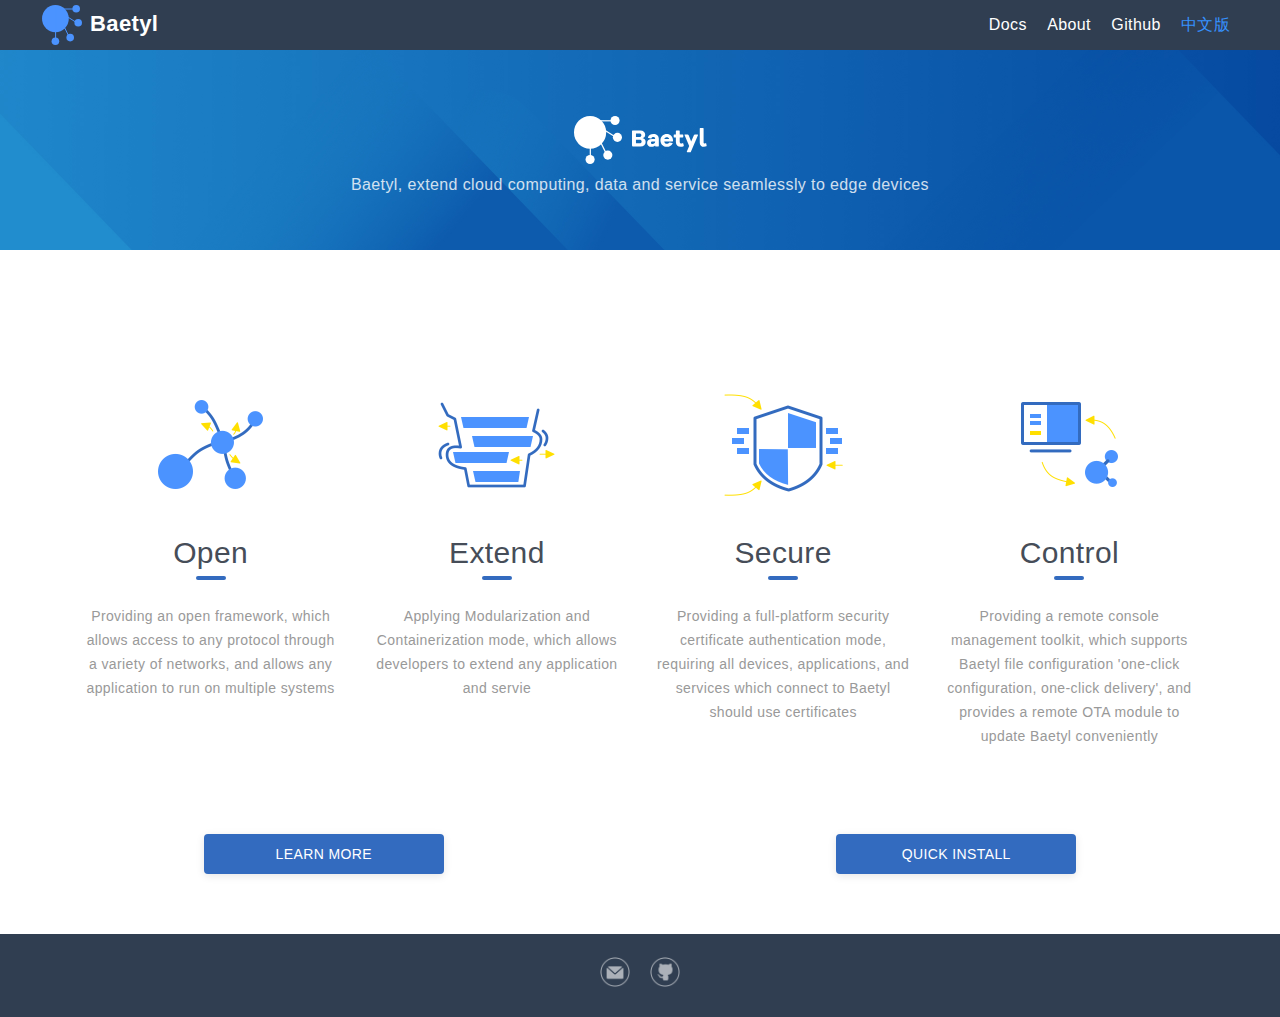
<file: index.html>
<!DOCTYPE html>
<html lang="en">
  <head>
  <meta charset="utf-8">
  <link rel="shortcut icon" type="image/x-icon" href="/favicon.ico"/>
  <link rel="apple-touch-icon" sizes="180x180" href="/assets/favicons/apple-touch-icon.png">
  <link rel="mask-icon" href="/assets/favicons/safari-pinned-tab.svg" color="#5bbad5">
  <meta http-equiv="X-UA-Compatible" content="IE=edge">
  <meta name="viewport" content="width=device-width, initial-scale=1">

  <title>Baetyl</title>

  <meta name="description" content="">
  <meta content="Matt Cone and contributors" name=author>
  <meta name="twitter:card" content="summary" />
  <meta property="og:type" content="website" />
  <meta property="og:url" content="https://baetyl.io//" />
  <meta property="og:title" content="Baetyl" />
  <meta property="og:description" content="" />
  <meta property="og:image" content="https://www.markdownguide.org/assets/images/markdown-guide-og.jpg" />

  <meta name="HandheldFriendly" content="True">
  <meta name="MobileOptimized" content="320">

  <link rel="stylesheet" href="/assets/css/bootstrap.min.css">
  <link rel="stylesheet" href="/assets/css/bootstrap-toc.min.css">
  <link rel="stylesheet" href="/assets/css/github-gist.css">
  <link rel="stylesheet" href="/assets/css/normalize.min.css">
  <link rel="stylesheet" href="/assets/css/ghostdown.min.css">
  <link rel="stylesheet" href="/assets/css/common.css">

  
  <link href="/assets/css/home.css" rel="stylesheet">
  

  <link rel="canonical" href="https://baetyl.io//">


  <script src="/assets/scripts/jquery.min.js"></script>
  <script src="/assets/javascript/bootstrap.bundle.min.js"></script>
  <script src="/assets/javascript/bootstrap-toc.min.js"></script>
  <script defer src="/assets/javascript/solid.min.js"></script>
  <script defer src="/assets/javascript/fontawesome.min.js"></script>

  <script src="/assets/scripts/ghostdown.min.js"></script>
  <script src="/assets/scripts/common.js"></script>

</head>

  <body>
    <header class="header">
  <div class="container-fluid">
      <div class="row">
          <div class="col-sm-2">
              <a href="/zh/" class="logo"></a>
              <span>Baetyl</span>
          </div>
          <div class="locale pull-right">
              <ul>
                  <li class="locale-btn">
                      <a style="color: #3692ff">中文版</a>
                  </li>
              </ul>
          </div>
          <div class="nav pull-right">
              <ul>
                  <li class="">
                      <a href="https://docs.baetyl.io/en/latest/">Docs</a>
                  </li>
                  
                  <li class="">
                      <a href="/about-en">About</a>
                  </li>
                  <li>
                      <a href="https://github.com/baetyl/baetyl" target="_blank">Github</a>
                  </li>
              </ul>
          </div>
      </div>
  </div>
</header>


    <div class="container-fluid content-wrapper">
    <div class="home-banner row">
        <i class="logo"></i>
        <h1>Baetyl, extend cloud computing, data and service seamlessly to edge devices</h1>
    </div>
    <div class="home-features row">
        <div class="col-lg-3 feature">
            <i class="icon icon-open"></i>
            <h3>Open</h3>
            <p>
                Providing an open framework, which allows access to any protocol through a variety of networks, and allows any application to run on multiple systems
            </p>
        </div>
        <div class="col-lg-3 feature">
            <i class="icon icon-extend"></i>
            <h3>Extend</h3>
            <p>
                Applying Modularization and Containerization mode, which allows developers to extend any application and servie
            </p>
        </div>
        <div class="col-lg-3 feature">
            <i class="icon icon-safe"></i>
            <h3>Secure</h3>
            <p>
                Providing a full-platform security certificate authentication mode, requiring all devices, applications, and services which connect to Baetyl should use certificates
            </p>
        </div>
        <div class="col-lg-3 feature">
            <i class="icon icon-control"></i>
            <h3>Control</h3>
            <p>
                Providing a remote console management toolkit, which supports Baetyl file configuration 'one-click configuration, one-click delivery', and provides a remote OTA module to update Baetyl conveniently
            </p>
        </div>
    </div>
    <div class="home-operations row">
        <div class="col-lg-6">
            <a href="https://docs.baetyl.io/en/latest/" class="btn btn-primary">LEARN MORE</a>
        </div>
        <div class="col-lg-6">
            <a href="https://docs.baetyl.io/en/latest/install/Quick-Install.html" class="btn btn-primary">QUICK INSTALL</a>
        </div>
    </div>
</div>

    <footer class="footer">
  <div class="container-fluid">
      <ul>
          <li>
              <a href="mailto:baetyl@lists.lfedge.org" class="email"></a>
          </li>
          <li>
              <a href="https://github.com/baetyl/baetyl" class="github"></a>
          </li>
      </ul>
  </div>
</footer>
<script type="text/javascript" src="/assets/javascript/anchor.min.js"></script>
<!-- <script>
  anchors.options = {
  placement: 'right',
  };
  anchors.add('h1, h2, h3, h4, h5').remove('.no-anchor');
</script> -->

<!-- for search -->
<!-- <script src="https://cdn.jsdelivr.net/npm/docsearch.js@2/dist/cdn/docsearch.min.js"></script>
<script>
docsearch({
apiKey: '0125ba824e95b21d36ae268518067391',
indexName: 'markdownguide',
inputSelector: '#search-input',
debug: false // Set debug to true if you want to inspect the dropdown
});
</script> -->

  </body>
</html>
</file>
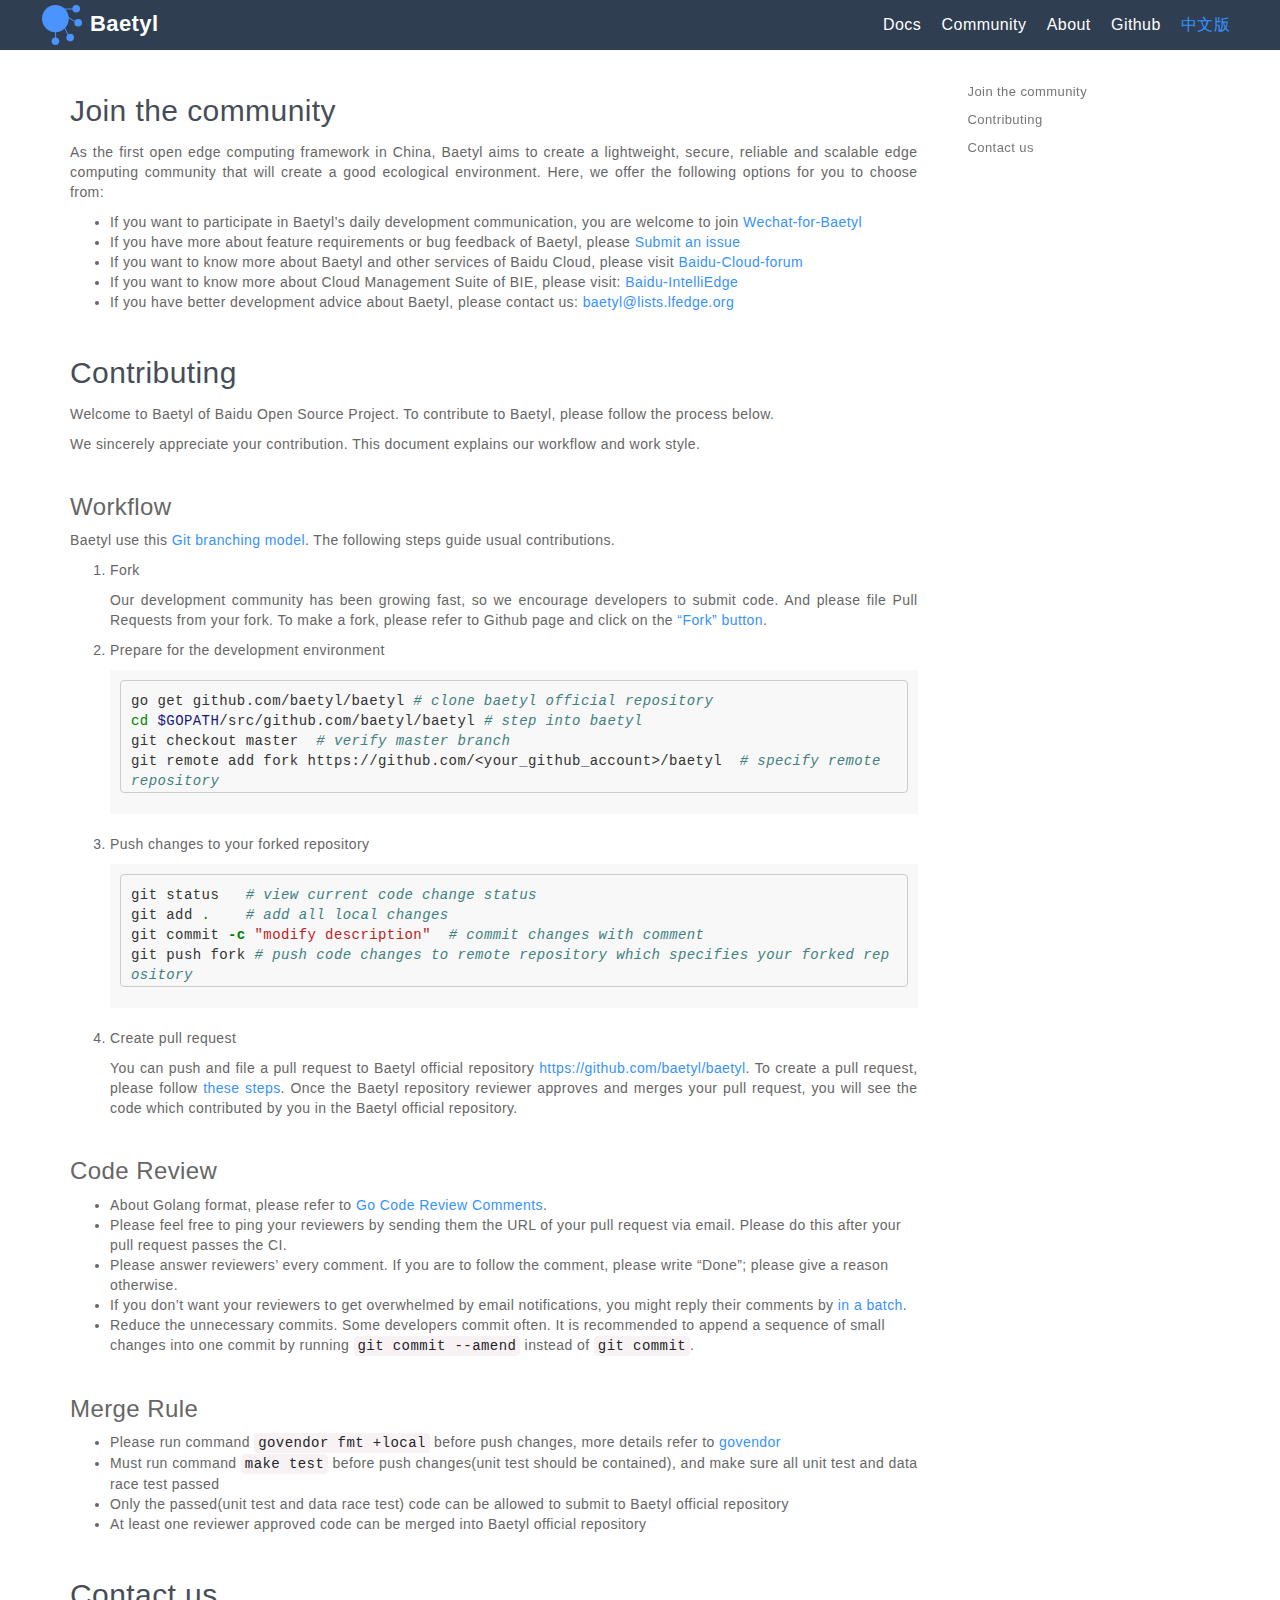
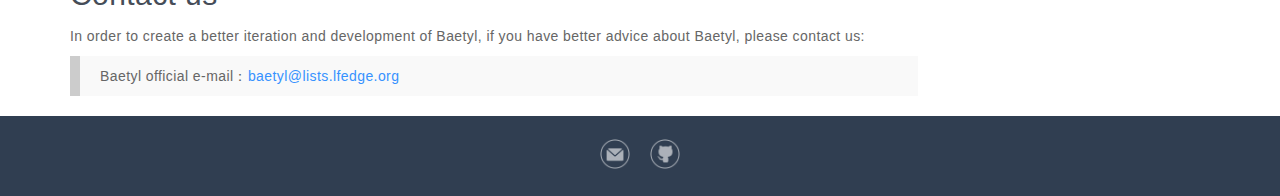
<file: about-en/index.html>
<!DOCTYPE html>
<html lang="en">
  <head>
  <meta charset="utf-8">
  <link rel="shortcut icon" type="image/x-icon" href="/favicon.ico"/>
  <link rel="apple-touch-icon" sizes="180x180" href="/assets/favicons/apple-touch-icon.png">
  <link rel="mask-icon" href="/assets/favicons/safari-pinned-tab.svg" color="#5bbad5">
  <meta http-equiv="X-UA-Compatible" content="IE=edge">
  <meta name="viewport" content="width=device-width, initial-scale=1">

  <title>Baetyl</title>

  <meta name="description" content="Learn all about Baetyl.">
  <meta content="Matt Cone and contributors" name=author>
  <meta name="twitter:card" content="summary" />
  <meta property="og:type" content="website" />
  <meta property="og:url" content="https://baetyl.io//about-en/" />
  <meta property="og:title" content="Baetyl" />
  <meta property="og:description" content="Learn all about Baetyl." />
  <meta property="og:image" content="https://www.markdownguide.org/assets/images/markdown-guide-og.jpg" />

  <meta name="HandheldFriendly" content="True">
  <meta name="MobileOptimized" content="320">

  <link rel="stylesheet" href="/assets/css/bootstrap.min.css">
  <link rel="stylesheet" href="/assets/css/bootstrap-toc.min.css">
  <link rel="stylesheet" href="/assets/css/github-gist.css">
  <link rel="stylesheet" href="/assets/css/normalize.min.css">
  <link rel="stylesheet" href="/assets/css/ghostdown.min.css">
  <link rel="stylesheet" href="/assets/css/common.css">

  
  <link href="/assets/css/page.css" rel="stylesheet">
  

  <link rel="canonical" href="https://baetyl.io//about-en/">


  <script src="/assets/scripts/jquery.min.js"></script>
  <script src="/assets/javascript/bootstrap.bundle.min.js"></script>
  <script src="/assets/javascript/bootstrap-toc.min.js"></script>
  <script defer src="/assets/javascript/solid.min.js"></script>
  <script defer src="/assets/javascript/fontawesome.min.js"></script>

  <script src="/assets/scripts/ghostdown.min.js"></script>
  <script src="/assets/scripts/common.js"></script>

</head>

  <body data-spy="scroll" data-target="#toc">
    <header class="header">
  <div class="container-fluid">
      <div class="row">
          <div class="col-sm-2">
              <a href="/zh/" class="logo"></a>
              <span>Baetyl</span>
          </div>
          <div class="locale pull-right">
              <ul>
                  <li class="locale-btn">
                      <a style="color: #3692ff">中文版</a>
                  </li>
              </ul>
          </div>
          <div class="nav pull-right">
              <ul>
                  <li class="">
                      <a href="https://docs.baetyl.io/en/latest">Docs</a>
                  </li>
                  
                  <li class="">
                      <a href="https://lists.lfedge.org/g/baetyl/topics" target="_blank">Community</a>
                  </li>
                
                  <li class="">
                      <a href="/about-en">About</a>
                  </li>
                  <li>
                      <a href="https://github.com/baetyl/baetyl" target="_blank">Github</a>
                  </li>
              </ul>
          </div>
      </div>
  </div>
</header>


    <!-- Main jumbotron for a primary marketing message or call to action -->
    <div class="container">
      <div class="row row-offcanvas row-offcanvas-right">
        <div class="col-xs-12 col-sm-12 col-md-9">
          <h2 id="join-the-community">Join the community</h2>

<p>As the first open edge computing framework in China, Baetyl aims to create a lightweight, secure, reliable and scalable edge computing community that will create a good ecological environment. Here, we offer the following options for you to choose from:</p>

<ul>
  <li>If you want to participate in Baetyl’s daily development communication, you are welcome to join <a href="https://baetyl.bj.bcebos.com/Wechat/Wechat-Baetyl.png">Wechat-for-Baetyl</a></li>
  <li>If you have more about feature requirements or bug feedback of Baetyl, please <a href="https://github.com/baetyl/baetyl/issues">Submit an issue</a></li>
  <li>If you want to know more about Baetyl and other services of Baidu Cloud, please visit <a href="https://cloud.baidu.com/forum/bce">Baidu-Cloud-forum</a></li>
  <li>If you want to know more about Cloud Management Suite of BIE, please visit: <a href="https://cloud.baidu.com/product/bie.html">Baidu-IntelliEdge</a></li>
  <li>If you have better development advice about Baetyl, please contact us: <a href="mailto:baetyl@lists.lfedge.org">baetyl@lists.lfedge.org</a></li>
</ul>

<h2 id="contributing">Contributing</h2>

<p>Welcome to Baetyl of Baidu Open Source Project. To contribute to Baetyl, please follow the process below.</p>

<p>We sincerely appreciate your contribution. This document explains our workflow and work style.</p>

<h3 id="workflow">Workflow</h3>

<p>Baetyl use this <a href="https://nvie.com/posts/a-successful-git-branching-model/">Git branching model</a>. The following steps guide usual contributions.</p>

<ol>
  <li>
    <p>Fork</p>

    <p>Our development community has been growing fast, so we encourage developers to submit code. And please file Pull Requests from your fork. To make a fork, please refer to Github page and click on the <a href="https://help.github.com/articles/fork-a-repo/">“Fork” button</a>.</p>
  </li>
  <li>
    <p>Prepare for the development environment</p>

    <div class="language-bash highlighter-rouge"><div class="highlight"><pre class="highlight"><code>go get github.com/baetyl/baetyl <span class="c"># clone baetyl official repository</span>
<span class="nb">cd</span> <span class="nv">$GOPATH</span>/src/github.com/baetyl/baetyl <span class="c"># step into baetyl</span>
git checkout master  <span class="c"># verify master branch</span>
git remote add fork https://github.com/&lt;your_github_account&gt;/baetyl  <span class="c"># specify remote repository</span>
</code></pre></div>    </div>
  </li>
  <li>
    <p>Push changes to your forked repository</p>

    <div class="language-bash highlighter-rouge"><div class="highlight"><pre class="highlight"><code>git status   <span class="c"># view current code change status</span>
git add <span class="nb">.</span>    <span class="c"># add all local changes</span>
git commit <span class="nt">-c</span> <span class="s2">"modify description"</span>  <span class="c"># commit changes with comment</span>
git push fork <span class="c"># push code changes to remote repository which specifies your forked repository</span>
</code></pre></div>    </div>
  </li>
  <li>
    <p>Create pull request</p>

    <p>You can push and file a pull request to Baetyl official repository <a href="https://github.com/baetyl/baetyl">https://github.com/baetyl/baetyl</a>. To create a pull request, please follow <a href="https://help.github.com/articles/creating-a-pull-request/">these steps</a>. Once the Baetyl repository reviewer approves and merges your pull request, you will see the code which contributed by you in the Baetyl official repository.</p>
  </li>
</ol>

<h3 id="code-review">Code Review</h3>

<ul>
  <li>About Golang format, please refer to <a href="https://github.com/golang/go/wiki/CodeReviewComments">Go Code Review Comments</a>.</li>
  <li>Please feel free to ping your reviewers by sending them the URL of your pull request via email. Please do this after your pull request passes the CI.</li>
  <li>Please answer reviewers’ every comment. If you are to follow the comment, please write “Done”; please give a reason otherwise.</li>
  <li>If you don’t want your reviewers to get overwhelmed by email notifications, you might reply their comments by <a href="https://help.github.com/articles/reviewing-proposed-changes-in-a-pull-request/">in a batch</a>.</li>
  <li>Reduce the unnecessary commits. Some developers commit often. It is recommended to append a sequence of small changes into one commit by running <code class="highlighter-rouge">git commit --amend</code> instead of <code class="highlighter-rouge">git commit</code>.</li>
</ul>

<h3 id="merge-rule">Merge Rule</h3>

<ul>
  <li>Please run command <code class="highlighter-rouge">govendor fmt +local</code> before push changes, more details refer to <a href="https://github.com/kardianos/govendor">govendor</a></li>
  <li>Must run command <code class="highlighter-rouge">make test</code> before push changes(unit test should be contained), and make sure all unit test and data race test passed</li>
  <li>Only the passed(unit test and data race test) code can be allowed to submit to Baetyl official repository</li>
  <li>At least one reviewer approved code can be merged into Baetyl official repository</li>
</ul>

<h2 id="contact-us">Contact us</h2>

<p>In order to create a better iteration and development of Baetyl, if you have better advice about Baetyl, please contact us:</p>

<blockquote>
  <p>Baetyl official e-mail：<a href="mailto:baetyl@lists.lfedge.org">baetyl@lists.lfedge.org</a></p>
</blockquote>


        </div>
        <div class="col-md-3 d-none d-md-block" id="sidebar">
          <nav id="toc" data-toggle="toc" class="sticky-top" style="z-index:1"></nav>
        </div>
      </div>
    </div>
    <footer class="footer">
  <div class="container-fluid">
      <ul>
          <li>
              <a href="mailto:baetyl@lists.lfedge.org" class="email"></a>
          </li>
          <li>
              <a href="https://github.com/baetyl/baetyl" class="github"></a>
          </li>
      </ul>
  </div>
</footer>
<script type="text/javascript" src="/assets/javascript/anchor.min.js"></script>
<!-- <script>
  anchors.options = {
  placement: 'right',
  };
  anchors.add('h1, h2, h3, h4, h5').remove('.no-anchor');
</script> -->

<!-- for search -->
<!-- <script src="https://cdn.jsdelivr.net/npm/docsearch.js@2/dist/cdn/docsearch.min.js"></script>
<script>
docsearch({
apiKey: '0125ba824e95b21d36ae268518067391',
indexName: 'markdownguide',
inputSelector: '#search-input',
debug: false // Set debug to true if you want to inspect the dropdown
});
</script> -->

  </body>
</html>
</file>
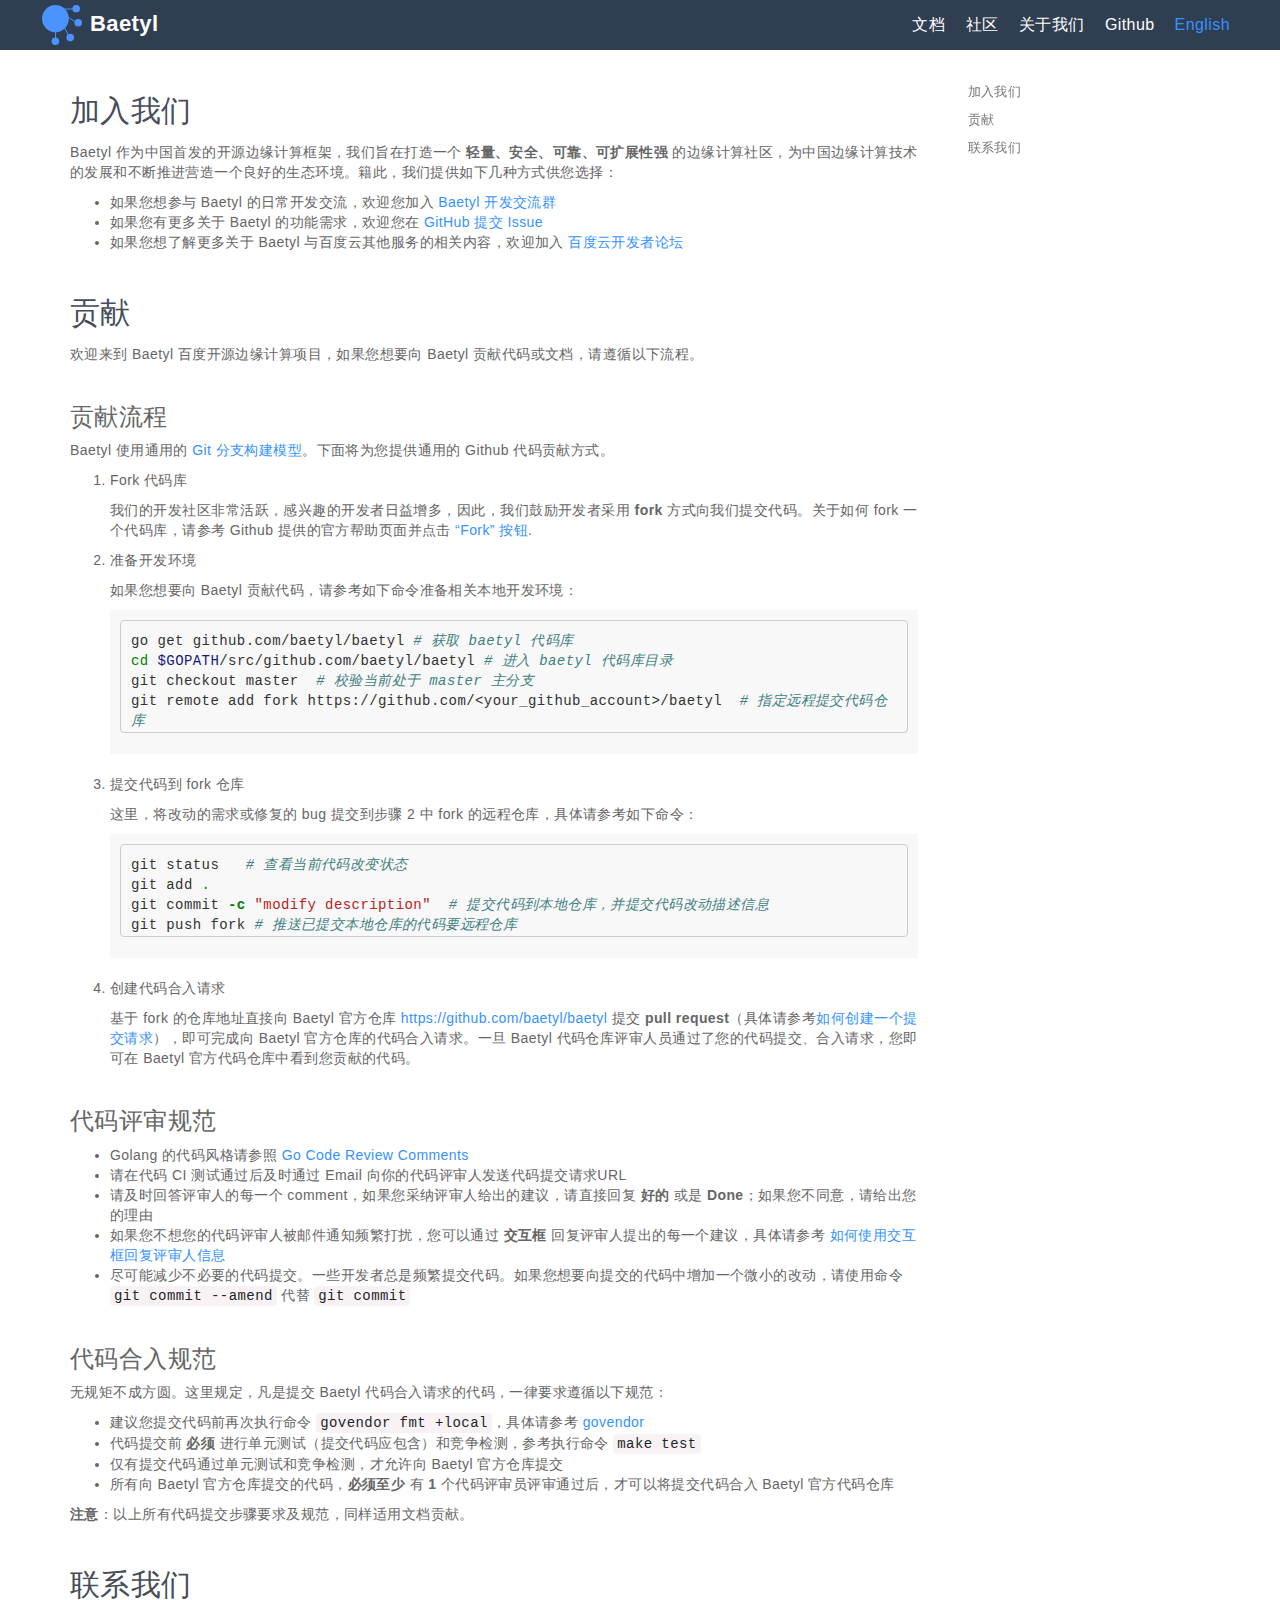
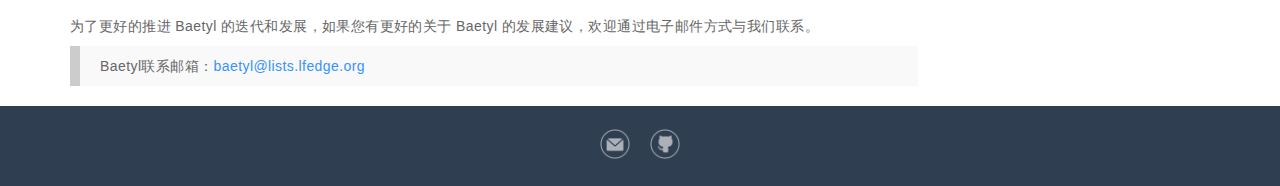
<file: about-zh/index.html>
<!DOCTYPE html>
<html lang="en">
  <head>
  <meta charset="utf-8">
  <link rel="shortcut icon" type="image/x-icon" href="/favicon.ico"/>
  <link rel="apple-touch-icon" sizes="180x180" href="/assets/favicons/apple-touch-icon.png">
  <link rel="mask-icon" href="/assets/favicons/safari-pinned-tab.svg" color="#5bbad5">
  <meta http-equiv="X-UA-Compatible" content="IE=edge">
  <meta name="viewport" content="width=device-width, initial-scale=1">

  <title>Baetyl</title>

  <meta name="description" content="Learn all about Baetyl.">
  <meta content="Matt Cone and contributors" name=author>
  <meta name="twitter:card" content="summary" />
  <meta property="og:type" content="website" />
  <meta property="og:url" content="https://baetyl.io//about-zh/" />
  <meta property="og:title" content="Baetyl" />
  <meta property="og:description" content="Learn all about Baetyl." />
  <meta property="og:image" content="https://www.markdownguide.org/assets/images/markdown-guide-og.jpg" />

  <meta name="HandheldFriendly" content="True">
  <meta name="MobileOptimized" content="320">

  <link rel="stylesheet" href="/assets/css/bootstrap.min.css">
  <link rel="stylesheet" href="/assets/css/bootstrap-toc.min.css">
  <link rel="stylesheet" href="/assets/css/github-gist.css">
  <link rel="stylesheet" href="/assets/css/normalize.min.css">
  <link rel="stylesheet" href="/assets/css/ghostdown.min.css">
  <link rel="stylesheet" href="/assets/css/common.css">

  
  <link href="/assets/css/page.css" rel="stylesheet">
  

  <link rel="canonical" href="https://baetyl.io//about-zh/">


  <script src="/assets/scripts/jquery.min.js"></script>
  <script src="/assets/javascript/bootstrap.bundle.min.js"></script>
  <script src="/assets/javascript/bootstrap-toc.min.js"></script>
  <script defer src="/assets/javascript/solid.min.js"></script>
  <script defer src="/assets/javascript/fontawesome.min.js"></script>

  <script src="/assets/scripts/ghostdown.min.js"></script>
  <script src="/assets/scripts/common.js"></script>

</head>

  <body data-spy="scroll" data-target="#toc">
    <header class="header">
  <div class="container-fluid">
      <div class="row">
          <div class="col-sm-2">
              <a href="/zh/" class="logo"></a>
              <span>Baetyl</span>
          </div>
          <div class="locale pull-right">
              <ul>
                  <li class="locale-btn">
                      <a style="color: #3692ff">English</a>
                  </li>
              </ul>
          </div>
          <div class="nav pull-right">
              <ul>
                  <li class="">
                      <a href="https://docs.baetyl.io/zh_CN/latest">文档</a>
                  </li>
                  
                  <li class="">
                      <a href="https://lists.lfedge.org/g/baetyl/topics" target="_blank">社区</a>
                  </li>
                  
                  <li class="">
                      <a href="/about-zh">关于我们</a>
                  </li>
                  <li>
                      <a href="https://github.com/baetyl/baetyl" target="_blank">Github</a>
                  </li>
              </ul>
          </div>
      </div>
  </div>
</header>


    <!-- Main jumbotron for a primary marketing message or call to action -->
    <div class="container">
      <div class="row row-offcanvas row-offcanvas-right">
        <div class="col-xs-12 col-sm-12 col-md-9">
          <h2 id="加入我们">加入我们</h2>

<p>Baetyl 作为中国首发的开源边缘计算框架，我们旨在打造一个 <strong>轻量、安全、可靠、可扩展性强</strong> 的边缘计算社区，为中国边缘计算技术的发展和不断推进营造一个良好的生态环境。籍此，我们提供如下几种方式供您选择：</p>

<ul>
  <li>如果您想参与 Baetyl 的日常开发交流，欢迎您加入 <a href="https://baetyl.bj.bcebos.com/Wechat/Wechat-Baetyl.png">Baetyl 开发交流群</a></li>
  <li>如果您有更多关于 Baetyl 的功能需求，欢迎您在 <a href="https://github.com/baetyl/baetyl/issues">GitHub 提交 Issue</a></li>
  <li>如果您想了解更多关于 Baetyl 与百度云其他服务的相关内容，欢迎加入 <a href="https://cloud.baidu.com/forum/bce">百度云开发者论坛</a></li>
</ul>

<h2 id="贡献">贡献</h2>

<p>欢迎来到 Baetyl 百度开源边缘计算项目，如果您想要向 Baetyl 贡献代码或文档，请遵循以下流程。</p>

<h3 id="贡献流程">贡献流程</h3>

<p>Baetyl 使用通用的 <a href="http://nvie.com/posts/a-successful-git-branching-model/">Git 分支构建模型</a>。下面将为您提供通用的 Github 代码贡献方式。</p>

<ol>
  <li>
    <p>Fork 代码库</p>

    <p>我们的开发社区非常活跃，感兴趣的开发者日益增多，因此，我们鼓励开发者采用 <strong>fork</strong> 方式向我们提交代码。关于如何 fork 一个代码库，请参考 Github 提供的官方帮助页面并点击 <a href="https://help.github.com/articles/fork-a-repo/">“Fork” 按钮</a>.</p>
  </li>
  <li>
    <p>准备开发环境</p>

    <p>如果您想要向 Baetyl 贡献代码，请参考如下命令准备相关本地开发环境：</p>

    <div class="language-bash highlighter-rouge"><div class="highlight"><pre class="highlight"><code>go get github.com/baetyl/baetyl <span class="c"># 获取 baetyl 代码库</span>
<span class="nb">cd</span> <span class="nv">$GOPATH</span>/src/github.com/baetyl/baetyl <span class="c"># 进入 baetyl 代码库目录</span>
git checkout master  <span class="c"># 校验当前处于 master 主分支</span>
git remote add fork https://github.com/&lt;your_github_account&gt;/baetyl  <span class="c"># 指定远程提交代码仓库</span>
</code></pre></div>    </div>
  </li>
  <li>
    <p>提交代码到 fork 仓库</p>

    <p>这里，将改动的需求或修复的 bug 提交到步骤 2 中 fork 的远程仓库，具体请参考如下命令：</p>

    <div class="language-bash highlighter-rouge"><div class="highlight"><pre class="highlight"><code>git status   <span class="c"># 查看当前代码改变状态</span>
git add <span class="nb">.</span>
git commit <span class="nt">-c</span> <span class="s2">"modify description"</span>  <span class="c"># 提交代码到本地仓库，并提交代码改动描述信息</span>
git push fork <span class="c"># 推送已提交本地仓库的代码要远程仓库</span>
</code></pre></div>    </div>
  </li>
  <li>
    <p>创建代码合入请求</p>

    <p>基于 fork 的仓库地址直接向 Baetyl 官方仓库 <a href="https://github.com/baetyl/baetyl">https://github.com/baetyl/baetyl</a> 提交 <strong>pull request</strong>（具体请参考<a href="https://help.github.com/articles/creating-a-pull-request/">如何创建一个提交请求</a>），即可完成向 Baetyl 官方仓库的代码合入请求。一旦 Baetyl 代码仓库评审人员通过了您的代码提交、合入请求，您即可在 Baetyl 官方代码仓库中看到您贡献的代码。</p>
  </li>
</ol>

<h3 id="代码评审规范">代码评审规范</h3>

<ul>
  <li>Golang 的代码风格请参照 <a href="https://github.com/golang/go/wiki/CodeReviewComments">Go Code Review Comments</a></li>
  <li>请在代码 CI 测试通过后及时通过 Email 向你的代码评审人发送代码提交请求URL</li>
  <li>请及时回答评审人的每一个 comment，如果您采纳评审人给出的建议，请直接回复 <strong>好的</strong> 或是 <strong>Done</strong>；如果您不同意，请给出您的理由</li>
  <li>如果您不想您的代码评审人被邮件通知频繁打扰，您可以通过 <strong>交互框</strong> 回复评审人提出的每一个建议，具体请参考 <a href="https://help.github.com/articles/reviewing-proposed-changes-in-a-pull-request/">如何使用交互框回复评审人信息</a></li>
  <li>尽可能减少不必要的代码提交。一些开发者总是频繁提交代码。如果您想要向提交的代码中增加一个微小的改动，请使用命令 <code class="highlighter-rouge">git commit --amend</code> 代替 <code class="highlighter-rouge">git commit</code></li>
</ul>

<h3 id="代码合入规范">代码合入规范</h3>

<p>无规矩不成方圆。这里规定，凡是提交 Baetyl 代码合入请求的代码，一律要求遵循以下规范：</p>

<ul>
  <li>建议您提交代码前再次执行命令 <code class="highlighter-rouge">govendor fmt +local</code>，具体请参考 <a href="https://github.com/kardianos/govendor">govendor</a></li>
  <li>代码提交前 <strong>必须</strong> 进行单元测试（提交代码应包含）和竞争检测，参考执行命令 <code class="highlighter-rouge">make test</code></li>
  <li>仅有提交代码通过单元测试和竞争检测，才允许向 Baetyl 官方仓库提交</li>
  <li>所有向 Baetyl 官方仓库提交的代码，<strong>必须至少</strong> 有 <strong>1</strong> 个代码评审员评审通过后，才可以将提交代码合入 Baetyl 官方代码仓库</li>
</ul>

<p><strong>注意</strong>：以上所有代码提交步骤要求及规范，同样适用文档贡献。</p>

<h2 id="联系我们">联系我们</h2>

<p>为了更好的推进 Baetyl 的迭代和发展，如果您有更好的关于 Baetyl 的发展建议，欢迎通过电子邮件方式与我们联系。</p>

<blockquote>
  <p>Baetyl联系邮箱：<a href="mailto:baetyl@lists.lfedge.org">baetyl@lists.lfedge.org</a></p>
</blockquote>


        </div>
        <div class="col-md-3 d-none d-md-block" id="sidebar">
          <nav id="toc" data-toggle="toc" class="sticky-top" style="z-index:1"></nav>
        </div>
      </div>
    </div>
    <footer class="footer">
  <div class="container-fluid">
      <ul>
          <li>
              <a href="mailto:baetyl@lists.lfedge.org" class="email"></a>
          </li>
          <li>
              <a href="https://github.com/baetyl/baetyl" class="github"></a>
          </li>
      </ul>
  </div>
</footer>
<script type="text/javascript" src="/assets/javascript/anchor.min.js"></script>
<!-- <script>
  anchors.options = {
  placement: 'right',
  };
  anchors.add('h1, h2, h3, h4, h5').remove('.no-anchor');
</script> -->

<!-- for search -->
<!-- <script src="https://cdn.jsdelivr.net/npm/docsearch.js@2/dist/cdn/docsearch.min.js"></script>
<script>
docsearch({
apiKey: '0125ba824e95b21d36ae268518067391',
indexName: 'markdownguide',
inputSelector: '#search-input',
debug: false // Set debug to true if you want to inspect the dropdown
});
</script> -->

  </body>
</html>
</file>
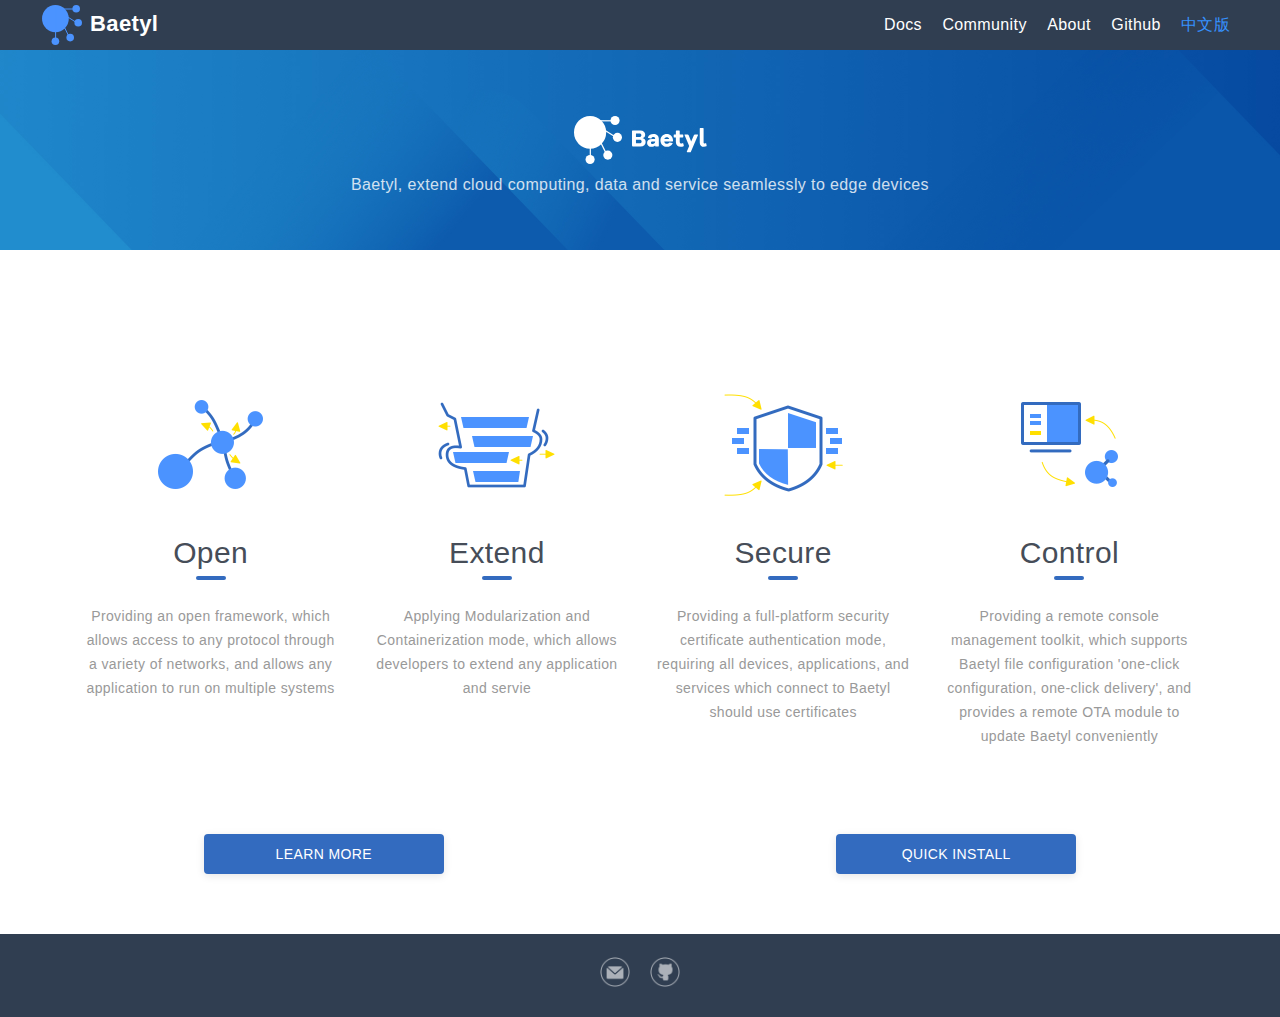
<file: en/index.html>
<!DOCTYPE html>
<html lang="en">
  <head>
  <meta charset="utf-8">
  <link rel="shortcut icon" type="image/x-icon" href="/favicon.ico"/>
  <link rel="apple-touch-icon" sizes="180x180" href="/assets/favicons/apple-touch-icon.png">
  <link rel="mask-icon" href="/assets/favicons/safari-pinned-tab.svg" color="#5bbad5">
  <meta http-equiv="X-UA-Compatible" content="IE=edge">
  <meta name="viewport" content="width=device-width, initial-scale=1">

  <title>Baetyl</title>

  <meta name="description" content="">
  <meta content="Matt Cone and contributors" name=author>
  <meta name="twitter:card" content="summary" />
  <meta property="og:type" content="website" />
  <meta property="og:url" content="https://baetyl.io//en/" />
  <meta property="og:title" content="Baetyl" />
  <meta property="og:description" content="" />
  <meta property="og:image" content="https://www.markdownguide.org/assets/images/markdown-guide-og.jpg" />

  <meta name="HandheldFriendly" content="True">
  <meta name="MobileOptimized" content="320">

  <link rel="stylesheet" href="/assets/css/bootstrap.min.css">
  <link rel="stylesheet" href="/assets/css/bootstrap-toc.min.css">
  <link rel="stylesheet" href="/assets/css/github-gist.css">
  <link rel="stylesheet" href="/assets/css/normalize.min.css">
  <link rel="stylesheet" href="/assets/css/ghostdown.min.css">
  <link rel="stylesheet" href="/assets/css/common.css">

  
  <link href="/assets/css/home.css" rel="stylesheet">
  

  <link rel="canonical" href="https://baetyl.io//en/">


  <script src="/assets/scripts/jquery.min.js"></script>
  <script src="/assets/javascript/bootstrap.bundle.min.js"></script>
  <script src="/assets/javascript/bootstrap-toc.min.js"></script>
  <script defer src="/assets/javascript/solid.min.js"></script>
  <script defer src="/assets/javascript/fontawesome.min.js"></script>

  <script src="/assets/scripts/ghostdown.min.js"></script>
  <script src="/assets/scripts/common.js"></script>

</head>

  <body>
    <header class="header">
  <div class="container-fluid">
      <div class="row">
          <div class="col-sm-2">
              <a href="/zh/" class="logo"></a>
              <span>Baetyl</span>
          </div>
          <div class="locale pull-right">
              <ul>
                  <li class="locale-btn">
                      <a style="color: #3692ff">中文版</a>
                  </li>
              </ul>
          </div>
          <div class="nav pull-right">
              <ul>
                  <li class="">
                      <a href="https://docs.baetyl.io/en/latest">Docs</a>
                  </li>
                
                  <li class="">
                      <a href="https://lists.lfedge.org/g/baetyl/topics" target="_blank">Community</a>
                  </li>
                
                  <li class="">
                      <a href="/about-en">About</a>
                  </li>
                  <li>
                      <a href="https://github.com/baetyl/baetyl" target="_blank">Github</a>
                  </li>
              </ul>
          </div>
      </div>
  </div>
</header>


    <div class="container-fluid content-wrapper">
    <div class="home-banner row">
        <i class="logo"></i>
        <h1>Baetyl, extend cloud computing, data and service seamlessly to edge devices</h1>
    </div>
    <div class="home-features row">
        <div class="col-lg-3 feature">
            <i class="icon icon-open"></i>
            <h3>Open</h3>
            <p>
                Providing an open framework, which allows access to any protocol through a variety of networks, and allows any application to run on multiple systems
            </p>
        </div>
        <div class="col-lg-3 feature">
            <i class="icon icon-extend"></i>
            <h3>Extend</h3>
            <p>
                Applying Modularization and Containerization mode, which allows developers to extend any application and servie
            </p>
        </div>
        <div class="col-lg-3 feature">
            <i class="icon icon-safe"></i>
            <h3>Secure</h3>
            <p>
                Providing a full-platform security certificate authentication mode, requiring all devices, applications, and services which connect to Baetyl should use certificates
            </p>
        </div>
        <div class="col-lg-3 feature">
            <i class="icon icon-control"></i>
            <h3>Control</h3>
            <p>
                Providing a remote console management toolkit, which supports Baetyl file configuration 'one-click configuration, one-click delivery', and provides a remote OTA module to update Baetyl conveniently
            </p>
        </div>
    </div>
    <div class="home-operations row">
        <div class="col-lg-6">
            <a href="https://docs.baetyl.io/en/latest" class="btn btn-primary">LEARN MORE</a>
        </div>
        <div class="col-lg-6">
            <a href="https://docs.baetyl.io/en/latest/develop/install.html" class="btn btn-primary">QUICK INSTALL</a>
        </div>
    </div>
</div>

    <footer class="footer">
  <div class="container-fluid">
      <ul>
          <li>
              <a href="mailto:baetyl@lists.lfedge.org" class="email"></a>
          </li>
          <li>
              <a href="https://github.com/baetyl/baetyl" class="github"></a>
          </li>
      </ul>
  </div>
</footer>
<script type="text/javascript" src="/assets/javascript/anchor.min.js"></script>
<!-- <script>
  anchors.options = {
  placement: 'right',
  };
  anchors.add('h1, h2, h3, h4, h5').remove('.no-anchor');
</script> -->

<!-- for search -->
<!-- <script src="https://cdn.jsdelivr.net/npm/docsearch.js@2/dist/cdn/docsearch.min.js"></script>
<script>
docsearch({
apiKey: '0125ba824e95b21d36ae268518067391',
indexName: 'markdownguide',
inputSelector: '#search-input',
debug: false // Set debug to true if you want to inspect the dropdown
});
</script> -->

  </body>
</html>
</file>
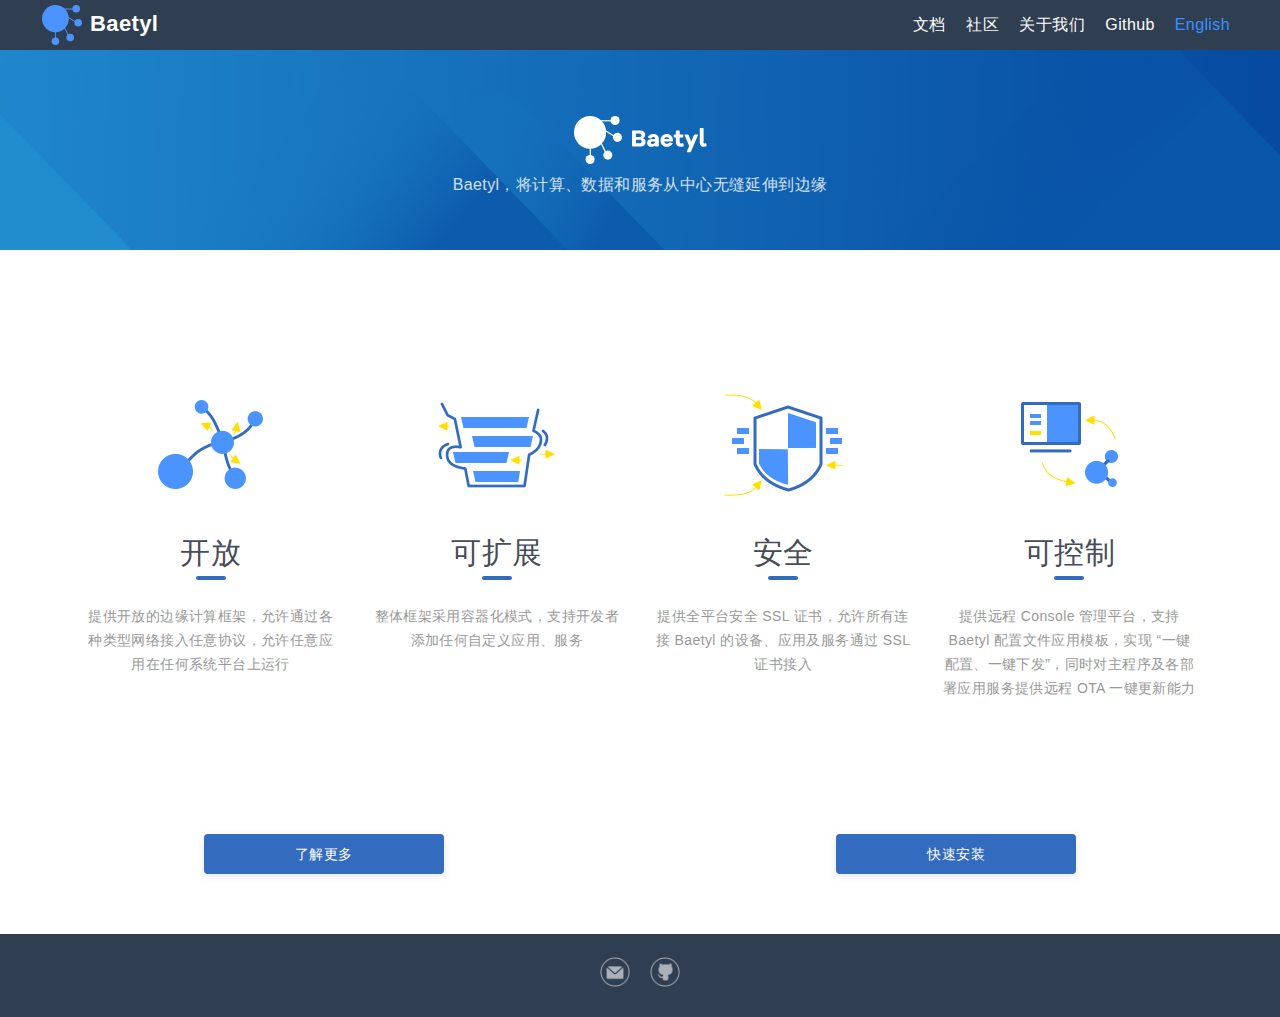
<file: zh/index.html>
<!DOCTYPE html>
<html lang="zh">
  <head>
  <meta charset="utf-8">
  <link rel="shortcut icon" type="image/x-icon" href="/favicon.ico"/>
  <link rel="apple-touch-icon" sizes="180x180" href="/assets/favicons/apple-touch-icon.png">
  <link rel="mask-icon" href="/assets/favicons/safari-pinned-tab.svg" color="#5bbad5">
  <meta http-equiv="X-UA-Compatible" content="IE=edge">
  <meta name="viewport" content="width=device-width, initial-scale=1">

  <title>Baetyl</title>

  <meta name="description" content="">
  <meta content="Matt Cone and contributors" name=author>
  <meta name="twitter:card" content="summary" />
  <meta property="og:type" content="website" />
  <meta property="og:url" content="https://baetyl.io//zh/" />
  <meta property="og:title" content="Baetyl" />
  <meta property="og:description" content="" />
  <meta property="og:image" content="https://www.markdownguide.org/assets/images/markdown-guide-og.jpg" />

  <meta name="HandheldFriendly" content="True">
  <meta name="MobileOptimized" content="320">

  <link rel="stylesheet" href="/assets/css/bootstrap.min.css">
  <link rel="stylesheet" href="/assets/css/bootstrap-toc.min.css">
  <link rel="stylesheet" href="/assets/css/github-gist.css">
  <link rel="stylesheet" href="/assets/css/normalize.min.css">
  <link rel="stylesheet" href="/assets/css/ghostdown.min.css">
  <link rel="stylesheet" href="/assets/css/common.css">

  
  <link href="/assets/css/home.css" rel="stylesheet">
  

  <link rel="canonical" href="https://baetyl.io//zh/">


  <script src="/assets/scripts/jquery.min.js"></script>
  <script src="/assets/javascript/bootstrap.bundle.min.js"></script>
  <script src="/assets/javascript/bootstrap-toc.min.js"></script>
  <script defer src="/assets/javascript/solid.min.js"></script>
  <script defer src="/assets/javascript/fontawesome.min.js"></script>

  <script src="/assets/scripts/ghostdown.min.js"></script>
  <script src="/assets/scripts/common.js"></script>

</head>

  <body>
    <header class="header">
  <div class="container-fluid">
      <div class="row">
          <div class="col-sm-2">
              <a href="/zh/" class="logo"></a>
              <span>Baetyl</span>
          </div>
          <div class="locale pull-right">
              <ul>
                  <li class="locale-btn">
                      <a style="color: #3692ff">English</a>
                  </li>
              </ul>
          </div>
          <div class="nav pull-right">
              <ul>
                  <li class="">
                      <a href="https://docs.baetyl.io/zh_CN/latest">文档</a>
                  </li>
                  
                  <li class="">
                      <a href="https://lists.lfedge.org/g/baetyl/topics" target="_blank">社区</a>
                  </li>
                
                  <li class="">
                      <a href="/about-zh">关于我们</a>
                  </li>
                  <li>
                      <a href="https://github.com/baetyl/baetyl" target="_blank">Github</a>
                  </li>
              </ul>
          </div>
      </div>
  </div>
</header>


    <div class="container-fluid content-wrapper">
    <div class="home-banner row">
        <i class="logo"></i>
        <h1>Baetyl，将计算、数据和服务从中心无缝延伸到边缘</h1>
    </div>
    <div class="home-features row">
        <div class="col-lg-3 feature">
            <i class="icon icon-open"></i>
            <h3>开放</h3>
            <p>
                提供开放的边缘计算框架，允许通过各种类型网络接入任意协议，允许任意应用在任何系统平台上运行
            </p>
        </div>
        <div class="col-lg-3 feature">
            <i class="icon icon-extend"></i>
            <h3>可扩展</h3>
            <p>
                整体框架采用容器化模式，支持开发者添加任何自定义应用、服务
            </p>
        </div>
        <div class="col-lg-3 feature">
            <i class="icon icon-safe"></i>
            <h3>安全</h3>
            <p>
                提供全平台安全 SSL 证书，允许所有连接 Baetyl 的设备、应用及服务通过 SSL 证书接入
            </p>
        </div>
        <div class="col-lg-3 feature">
            <i class="icon icon-control"></i>
            <h3>可控制</h3>
            <p>
                提供远程 Console 管理平台，支持 Baetyl 配置文件应用模板，实现 “一键配置、一键下发”，同时对主程序及各部署应用服务提供远程 OTA 一键更新能力
            </p>
        </div>
    </div>
    <div class="home-operations row">
        <div class="col-lg-6">
            <a href="https://docs.baetyl.io/zh_CN/latest/" class="btn btn-primary">了解更多</a>
        </div>
        <div class="col-lg-6">
            <a href="https://docs.baetyl.io/zh_CN/latest/develop/install.html" class="btn btn-primary">快速安装</a>
        </div>
    </div>
</div>

    <footer class="footer">
  <div class="container-fluid">
      <ul>
          <li>
              <a href="mailto:baetyl@lists.lfedge.org" class="email"></a>
          </li>
          <li>
              <a href="https://github.com/baetyl/baetyl" class="github"></a>
          </li>
      </ul>
  </div>
</footer>
<script type="text/javascript" src="/assets/javascript/anchor.min.js"></script>
<!-- <script>
  anchors.options = {
  placement: 'right',
  };
  anchors.add('h1, h2, h3, h4, h5').remove('.no-anchor');
</script> -->

<!-- for search -->
<!-- <script src="https://cdn.jsdelivr.net/npm/docsearch.js@2/dist/cdn/docsearch.min.js"></script>
<script>
docsearch({
apiKey: '0125ba824e95b21d36ae268518067391',
indexName: 'markdownguide',
inputSelector: '#search-input',
debug: false // Set debug to true if you want to inspect the dropdown
});
</script> -->

  </body>
</html>
</file>
<file: assets/css/github-gist.css>
/**
 * GitHub Gist Theme
 * Author : Louis Barranqueiro - https://github.com/LouisBarranqueiro
 */

.hljs {
  display: block;
  background: white;
  padding: 0.5em;
  color: #333333;
  overflow-x: auto;
}

.hljs-comment,
.hljs-meta {
  color: #969896;
}

.hljs-string,
.hljs-variable,
.hljs-template-variable,
.hljs-strong,
.hljs-emphasis,
.hljs-quote {
  color: #df5000;
}

.hljs-keyword,
.hljs-selector-tag,
.hljs-type {
  color: #a71d5d;
}

.hljs-literal,
.hljs-symbol,
.hljs-bullet,
.hljs-attribute {
  color: #0086b3;
}

.hljs-section,
.hljs-name {
  color: #63a35c;
}

.hljs-tag {
  color: #333333;
}

.hljs-title,
.hljs-attr,
.hljs-selector-id,
.hljs-selector-class,
.hljs-selector-attr,
.hljs-selector-pseudo {
  color: #795da3;
}

.hljs-addition {
  color: #55a532;
  background-color: #eaffea;
}

.hljs-deletion {
  color: #bd2c00;
  background-color: #ffecec;
}

.hljs-link {
  text-decoration: underline;
}
</file>
<file: assets/css/common.css>
/**
 * @file src/themes/default/public/styles/common.css 统一样式
 * @author chenqiang(chenqiang03@baidu.com)
 */

body {
    position: relative;
    overflow-x: hidden;
    letter-spacing: .03em;

    -webkit-font-smoothing: antialiased;
    text-rendering: optimizeLegibility;
}

p {
    text-align: justify;

    justify-content: space-between;
}

a {
    -webkit-transition: color .3s, background-color .3s;
       -moz-transition: color .3s, background-color .3s;
         -o-transition: color .3s, background-color .3s;
            transition: color .3s, background-color .3s;
}

.header {
    height: 50px;
    color: #fff;
    background-color: #303e51;
}

.header a,
.header a:active,
.header a:focus,
.header a:visited,
.header a:hover {
    text-decoration: none;
    color: #fff;
}

.header .container-fluid {
    padding: 0 40px !important;
}

.header .container-fluid .row {
    margin: 0;
}

.header .container-fluid .row > div {
    padding: 0;
}

.header .logo {
    display: block;
    height: 50px;
    font-size: 0;
    outline: none;
    background: url(../images/logo.svg) 0 0 no-repeat;
}

.header .nav ul,
.header .locale ul {
    margin: 0;
    font-size: 0;
    padding-inline-start: 0;
}

.header .nav ul li,
.header .locale ul li {
    display: inline-block;
    font-size: 16px;
    line-height: 50px;
    vertical-align: middle;
}

.header .nav ul li a,
.header .locale ul li a {
    cursor: pointer;
    position: relative;
    display: block;
    padding: 0 10px;
}

.header .nav ul li a:hover,
.header .locale ul li a:hover {
    background-color: #3e4c60;
}

.header .nav ul li a:focus:after,
.header .nav ul li a:active:after,
.header .nav ul li.active a:after {
    content: "";
    position: absolute;
    bottom: 0;
    left: 0;
    display: block;
    width: 100%;
    height: 4px;
    background: #4b90f8;
}

.header .container-fluid .row > div:first-child span {
    position: absolute;
    top: 8px;
    left: 50px;
    font-size: 22px;
    font-weight: 700;
}

.header .search-form {
    padding: 10px 0;
    font-size: 0;
}

.header .search-form .form-group input {
    overflow: hidden;
    width: 0;
    height: 30px;
    margin-right: 10px;
    padding: 0;
    border: 0;
    font-size: 14px;
    line-height: 18px;
    opacity: 0;
    border-radius: 2px;
    background-color: #fff;
    -webkit-transition: width .3s, padding .3s, opacity .3s;
       -moz-transition: width .3s, padding .3s, opacity .3s;
         -o-transition: width .3s, padding .3s, opacity .3s;
            transition: width .3s, padding .3s, opacity .3s;
}

.header .search-form .form-group .search-icon {
    content: "";
    display: inline-block;
    width: 16px;
    height: 16px;
    vertical-align: middle;
    background: url(../images/search.png) 0 0 no-repeat;
    background-size: 100% 100%;
    cursor: pointer;
}

.header .search-form.active .form-group .search-icon {
    background-image: url(../images/close.png);
}

.header .menu-icon {
    display: none;
}

.header .search-form.active .form-group input {
    width: 200px;
    padding: 6px 10px;
    opacity: 1;
}

.content-wrapper {
    padding: 0;
}

.content {
    min-height: calc(100vh - 150px);
    padding: 30px 25px;
    font-size: 14px;
    line-height: 2;
    color: rgba(0, 0, 0, .85);
    text-align: justify;
}

.content .title {
    display: none;
    margin: 0;
}

.content strong {
    font-weight: 600;
    color: #333;
}

.content a {
    color: #4b93ff;
}

.content blockquote {
    margin: 10px 0;
    padding: 5px 10px;
    border-left-width: 4px;
    font-size: 14px;
    color: #666;
    background-color: #fafafa;
}

.content h1,
.content h2,
.content h3,
.content h4,
.content h5,
.content h6 {
    margin: 20px 0 5px 0;
    font-weight: 400;
    line-height: 1.6;
    color: #333;
}

.content h1:first-child,
.content h2:first-child,
.content h3:first-child,
.content h4:first-child,
.content h5:first-child,
.content h6:first-child {
    margin: 0;
}

.content p,
.content pre,
.content blockquote,
.content table,
.content iframe {
    margin-bottom: 1em;
}

.content .table > thead > tr > th {
    min-width: 80px;
}

.content h1 {
    font-size: 30px;
    line-height: 1.6;
    color: #181820;
}

.content h2 {
    font-size: 22px;
}

.content h3 {
    font-size: 16px;
    color: rgba(0, 0, 0, .85);
    font-weight: 700;
}

.content h1 a,
.content h2 a,
.content h3 a {
    color: #333;
    text-decoration: none;
}

.content ul,
.content ol {
    margin-bottom: 0;
    padding: 0 0 0 18px;
    overflow-x: auto;
}

.content ul li,
.content ol li {
    margin-bottom: 5px;
    padding: 2px 0;
}

.content img {
    display: block;
    -webkit-box-sizing: border-box;
       -moz-box-sizing: border-box;
            box-sizing: border-box;
    max-width: 100%;
    height: auto;
    margin: 0 auto;
    padding: 4px;
    border: 1px solid #d6d6d6;
    border-radius: 4px;
    background: #fff;
}

.content code {
    background-color: #fafafa;
}

.content pre {
    border: 0;
    background: #fafafa;
}

.content pre code {
    color: #333;
}

.content .hljs {
    background: none;
}

.content .page-meta {
    margin-top: 50px;
    font-size: 85%;
    color: #999;
}

.content .page-meta a {
    border-bottom: 1px dotted #999;
    color: #999;
}

.content .page-meta a:hover {
    text-decoration: none;
    color: #428bca;
}

.content .table-wrapper {
    overflow-x: auto;
    border: 1px solid #ddd;
}

.footer {
    padding: 23px 0 20px;
    text-align: center;
    background: #303e51;
}

.footer ul {
    margin: 0;
    padding: 0 0 10px;
    font-size: 0;
}

.footer ul li {
    display: inline-block;
    width: 30px;
    height: 30px;
    margin: 0 10px;
    vertical-align: middle;
}

.footer ul li a {
    display: block;
    width: 100%;
    height: 100%;
}

.footer ul li a.email {
    background: url(../images/email.png) 0 0 no-repeat;
    background-size: 100% 100%;
    -webkit-transition: background-image .3s;
       -moz-transition: background-image .3s;
         -o-transition: background-image .3s;
            transition: background-image .3s;
}

.footer ul li a.email:hover {
    background-image: url(../images/email_hover.png);
}

.footer ul li a.github {
    background: url(../images/github.png) 0 0 no-repeat;
    background-size: 100% 100%;
    -webkit-transition: background-image .3s;
       -moz-transition: background-image .3s;
         -o-transition: background-image .3s;
            transition: background-image .3s;
}

.footer ul li a.github:hover {
    background-image: url(../images/github_hover.png);
}

.footer ul li a.cloud {
    background: url(../images/cloud.png) 0 0 no-repeat;
    background-size: 100% 100%;
    -webkit-transition: background-image .3s;
       -moz-transition: background-image .3s;
         -o-transition: background-image .3s;
            transition: background-image .3s;
}

.footer ul li a.cloud:hover {
    background-image: url(../images/cloud_hover.png);
}

.footer .copyright {
    margin: 0;
    font-size: 12px;
    line-height: 17px;
    text-align: center;
    opacity: .8;
    color: #fff;
}

.footer .copyright a {
    color: #fff;
}

.footer .copyright a:focus,
.footer .copyright a:active,
.footer .copyright a:visited {
    color: #fff;
}

.footer .copyright a:hover {
    text-decoration: underline;
}

@media (max-width: 768px) {
    .header .container-fluid {
        padding: 0 1rem !important;
    }
    .header .container-fluid .row > div:first-child {
        width: 150px;
    }
    .header .container-fluid .row > div:first-child a {
        transform: scale(.7);
        -webkit-transform-origin-x: left;
    }

    .header .container-fluid .row > div:first-child span {
        top: 0;
        left: 40px;
    }
    .header .container-fluid .row > div {
        display: inline-block;
        height: 50px;
        line-height: 50px;
    }

    .header .search-icon {
        content: "";
        display: inline-block;
        width: 16px;
        height: 16px;
        vertical-align: middle;
        background: url(../images/search.png) 0 0 no-repeat;
        background-size: 100% 100%;
        cursor: pointer;
        margin: 0 0 0 10px;
    }

    .header .menu-icon {
        content: "";
        display: inline-block;
        width: 16px;
        height: 16px;
        vertical-align: middle;
        background: url(../images/menu.png) 0 0 no-repeat;
        background-size: 100% 100%;
        cursor: pointer;
        margin: 17px 0 0 20px;
    }

    .header .menu-icon.active {
        background-image: url(../images/close_white.png);
    }

    .header .container-fluid .row .nav {
        display: none;
        position: absolute;
        left: 0;
        top: 50px;
        width: 100%;
        z-index: 99;
    }

    .header .container-fluid .row .nav.active {
        display: block;
    }

    .header .nav ul {
        margin: 0;
        font-size: 0;
        padding: 0;
        background: rgba(0, 0, 0, .8);
    }
    .header .nav ul li {
        display: block;
        width: 100%;
        font-size: 16px;
        line-height: 50px;
        border-top: 1px solid #ffffff3d;
    }
    .header .nav ul li a {
        padding: 0 20px;
    }

    .search-wrapper {
        display: none;
        background: #fff;
        width: 100%;
        height: 100%;
        position: absolute;
        top: 50px;
    }

    .search-wrapper .form-inline .form-group {
        width: 100%;
    }

    .search-wrapper .form-control {
        height: 45px;
        border: 0;
        border-bottom: 1px solid rgba(0, 0, 0, .1);
        border-radius: 0;
        width: 100%;
    }

    .search-wrapper .search-close-icon {
        content: "";
        width: 16px;
        height: 16px;
        background-size: 100% 100%;
        background-image: url(../images/close_grey.png);
        position: absolute;
        top: 15px;
        right: 17px;
    }

    .content h1 {
        font-size: 2.2rem;
    }
}
</file>
<file: assets/css/home.css>
/**
 * @file src/themes/default/public/styles/home.css 首页样式
 * @author chenqiang(chenqiang03@baidu.com)
 */

.page-home .container-fluid {
    padding: 0;
}

.home-banner {
    margin: 0;
    width: 100%;
    height: 200px;
    padding-top: 60px;
    background: url(../images/banner_v2.jpg) center 0 no-repeat;
    background-size: 1920px 200px;
}

.home-banner .logo {
    display: block;
    width: 133px;
    height: 60px;
    margin: 0 auto;
    background: url(../images/baetyl.svg) 0 0 no-repeat;
    background-size: 100% 100%;
}

.home-banner h1 {
    opacity: .8;
    margin: 0;
    font-size: 16px;
    line-height: 30px;
    color: #fff;
    font-weight: 400;
    text-align: center;
}

.home-features {
    margin: 0 auto;
    padding: 84px 60px 70px;
    max-width: 1265px;
}

.home-features .feature {
    text-align: center;
    height: 420px;
    cursor: pointer;
}

.home-features .feature:hover {
    border: 1px solid rgba(151,151,151,0.10);
    box-shadow: 0 10px 30px 0 rgba(0, 0, 0, .1);
    border-radius: 2px;
}

.home-features .feature a {
    text-decoration: none;
}

.home-features .feature .icon {
    margin: 60px auto 0;
    width: 119px;
    height: 102px;
    display: block;
}

.home-features .feature .icon.icon-open {
    background: url(../images/open.png) 7px 6px no-repeat;
    background-size: 105px 89px;
}

.home-features .feature .icon.icon-extend {
    background: url(../images/extend.png) 1px 8px no-repeat;
    background-size: 117px 86px;
}

.home-features .feature .icon.icon-safe {
    background: url(../images/safe.png) 0 0 no-repeat;
    background-size: 119px 102px;
}

.home-features .feature .icon.icon-control {
    background: url(../images/control.png) 11px 8px no-repeat;
    background-size: 97px 85px;
}

.home-features .feature h3 {
    font-size: 30px;
    font-weight: 400;
    height: 42px;
    line-height: 42px;
    margin: 36px 0 30px;
    color: #464d58;
    position: relative;
}

.home-features .feature h3:after {
    content: "";
    display: block;
    width: 30px;
    height: 4px;
    background-color: #336bbf;
    border-radius: 2px;
    position: absolute;
    left: 50%;
    margin-left: -15px;
    bottom: -6px;
}

.home-features .feature p {
    font-size: 1.4rem;
    color: #999;
    text-align: center;
    line-height: 24px;
    margin: 0;
    padding: 0;
}

.home-operations {
    text-align: center;
    margin: 0 auto;
    padding-bottom: 50px;
    max-width: 1265px;
}

.home-operations .btn {
    padding: 0;
    border: 0;
    width: 240px;
    height: 40px;
    line-height: 40px;
    margin: 10px 0;
    background: #336bbf;
    box-shadow: 0 2px 8px 0 rgba(0,0,0,0.10);
    border-radius: 4px;
    -webkit-transition: background-color .3s;
       -moz-transition: background-color .3s;
         -o-transition: background-color .3s;
            transition: background-color .3s;
}

.home-operations .btn:hover {
    border: 0;
    background-color: #4b93ff;
}

@media (max-width: 768px) {
    .home-banner {
        height: 280px;
        padding: 60px;
        background: url(../images/banner_v2.jpg) center -40px no-repeat;
        background-size: 3020px 320px;
    }

    .home-banner h1 {
        margin-top: 40px;
    }

    .home-features {
        margin: 15px;
        padding: 0;
    }

    .home-features .feature {
        border: 1px solid rgba(151, 151, 151, .1);
        box-shadow:  0 2px 10px 0 rgba(0, 0, 0, .1);
        border-radius: 2px;
        min-height: 280px;
        margin: 10px 0;
        height: auto;
    }

    .home-features .feature .icon {
        margin: 20px auto 0;
        width: 70px;
        height: 60px;
        display: block;
    }

    .home-features .feature .icon.icon-open {
        background: url(../images/open.png) 0 0 no-repeat;
        background-size: 65px 55px;
    }

    .home-features .feature .icon.icon-extend {
        background: url(../images/extend.png) 1px 8px no-repeat;
        background-size: 68px 50px;
    }

    .home-features .feature .icon.icon-safe {
        background: url(../images/safe.png) 0 0 no-repeat;
        background-size: 70px 60px;
    }

    .home-features .feature .icon.icon-control {
        background: url(../images/control.png) 2px 0 no-repeat;
        background-size: 63px 55px;
    }

    .home-features .feature h3 {
        font-size: 16px;
    }

    .home-features .feature p {
        margin: 0 10px;
    }

    .home-operations {
        padding-bottom: 20px;
    }

    .home-operations .btn {
        width: 100%;
    }
}
</file>
<file: assets/css/page.css>
@import url("syntax.css");

h1, h2, h3, h4, h5, h6 {
  font-weight: 400;
  padding-top: 20px;
}

.mdg-nav {
  font-size: .9rem;
}

.jumbotron h1 {
  font-weight: 400;
  font-size: 3.2rem;
  margin-top: -15px;
}

.jumbotron p {
  padding: 5px 0 0 0;
  font-size: 24px;
  font-weight: 300;
  margin-bottom: 10px;
}

@media(max-width: 576px) {
  .jumbotron p {
    padding: 5px 0 0 0;
    font-size: 1rem;
    font-weight: 300;
    margin-bottom: 10px;
  }
  .jumbotron h1 {
    font-size: 1.5rem;
    margin-top: 0px;
  }
}

.jumbotron {
  background: #3692ff;
  color: #FFFFFF;
  margin-bottom: 20px;
  border-radius: 0;
  height: 195px;
}

.page-header {
  font-weight: 600;
}

.list-group {
  padding: 45px 0;
}

.page-header .anchorjs-link {
  text-decoration: none
}

h2 .anchorjs-link {
  text-decoration: none
}

h3 .anchorjs-link {
  text-decoration: none
}

h4 .anchorjs-link {
  text-decoration: none
}

.site-footer {
  padding-top: 35px;
  padding-bottom: 20px;
  margin-top: 50px;
  color: #99979c;
  background-color: #dbdbdb;
}

.about {
  padding-top: 45px;
  font-size: 21px;
  font-weight: 300;
  margin-bottom: 20px;
}

.panel-default {
  margin-top: 50px;
}

/* css for the sidebar */
/* https://afeld.github.io/bootstrap-toc/ */

nav[data-toggle='toc'] {
  padding-top: 28px;
}

nav[data-toggle='toc'] .nav > li > a:hover,
nav[data-toggle='toc'] .nav-link.active,
nav[data-toggle='toc'] .nav-link.active:focus,
nav[data-toggle='toc'] .nav-link.active:hover,
nav[data-toggle='toc'] .nav > li > a:focus {
  color: #3692ff;
  border-left: 1px solid #3692ff;
}
nav[data-toggle='toc'] .nav > .active > a,
nav[data-toggle='toc'] .nav > .active:hover > a,
nav[data-toggle='toc'] .nav > .active:focus > a {
  color: #3692ff;
  border-left: 2px solid #3692ff;
}

/* small screens */
@media (max-width: 768px) {
  /* override the Affix plugin so that the navigation isn't sticky */
  nav.affix[data-toggle='toc'] {
    position: static;
  }
}

.footnotes {
  margin-top: 40px;
  padding-top: 20px;
  border-top-width: 1px;
  border-top-style: solid;
  border-top-color: rgb(238, 238, 238);
}

.highlight {
  padding-top: 10px;
  padding-right: 10px;
  padding-left: 10px;
  padding-bottom: 1px;
  margin-bottom: 20px;
}

.form-control-lg {
  display: block;
  width: 100%;
  padding: .5rem 1rem;
  font-size: 1.1rem;
  height: 2.5rem;
  line-height: 1.5;
  color: #495057;
  background-color: #fff;
  background-clip: padding-box;
  border: 1px solid #ced4da;
  border-radius: .3rem;
  transition: border-color .15s ease-in-out,box-shadow .15s ease-in-out;
}

textarea {
  height: 250px;
}

blockquote {
  background: #f9f9f9;
  border-left: 10px solid #ccc;
  font-size: 1.4rem;
  quotes: "\201C""\201D""\2018""\2019";
}

code {
  color: #212529;
}

.sticky-top {
  position: -webkit-sticky;
  position: sticky;
  top: 0;
  z-index: 1020;
}

body {
  color: #666666;
  font-size: 1.4rem;
}

h2 {
  font-weight: 400;
  line-height: 42px;
  color: #464d58;
}
</file>
<file: assets/css/ghostdown.min.css>
html{font:62.5%/1.65 "Open Sans",sans-serif}body{font-size:1.3rem}.CodeMirror{font-family:monospace;height:300px}.CodeMirror-scroll{overflow:auto}.CodeMirror-lines{padding:4px 0}.CodeMirror pre{padding:0 4px}.CodeMirror-scrollbar-filler{background-color:white}.CodeMirror-gutters{border-right:1px solid #ddd;background-color:#f7f7f7}.CodeMirror-linenumber{padding:0 3px 0 5px;min-width:20px;text-align:right;color:#999}.CodeMirror div.CodeMirror-cursor{border-left:1px solid black}.CodeMirror div.CodeMirror-secondarycursor{border-left:1px solid silver}.CodeMirror.cm-keymap-fat-cursor div.CodeMirror-cursor{width:auto;border:0;background:transparent;background:rgba(0,200,0,0.4);filter:progid:DXImageTransform.Microsoft.gradient(startColorstr=#6600c800,endColorstr=#4c00c800)}.CodeMirror.cm-keymap-fat-cursor div.CodeMirror-cursor:not(#nonsense_id){filter:progid:DXImageTransform.Microsoft.gradient(enabled=false)}.cm-s-default .cm-keyword{color:#708}.cm-s-default .cm-atom{color:#219}.cm-s-default .cm-number{color:#164}.cm-s-default .cm-def{color:#00f}.cm-s-default .cm-variable{color:black}.cm-s-default .cm-variable-2{color:#05a}.cm-s-default .cm-variable-3{color:#085}.cm-s-default .cm-property{color:black}.cm-s-default .cm-operator{color:black}.cm-s-default .cm-comment{color:#a50}.cm-s-default .cm-string{color:#a11}.cm-s-default .cm-string-2{color:#f50}.cm-s-default .cm-meta{color:#555}.cm-s-default .cm-error{color:#f00}.cm-s-default .cm-qualifier{color:#555}.cm-s-default .cm-builtin{color:#30a}.cm-s-default .cm-bracket{color:#997}.cm-s-default .cm-tag{color:#170}.cm-s-default .cm-attribute{color:#00c}.cm-s-default .cm-header{color:blue}.cm-s-default .cm-quote{color:#090}.cm-s-default .cm-hr{color:#999}.cm-s-default .cm-link{color:#00c}.cm-negative{color:#d44}.cm-positive{color:#292}.cm-header,.cm-strong{font-weight:bold}.cm-em{font-style:italic}.cm-emstrong{font-style:italic;font-weight:bold}.cm-link{text-decoration:underline}.cm-invalidchar{color:#f00}div.CodeMirror span.CodeMirror-matchingbracket{color:#0f0}div.CodeMirror span.CodeMirror-nonmatchingbracket{color:#f22}.CodeMirror{line-height:1;position:relative;overflow:hidden}.CodeMirror-scroll{margin-bottom:-30px;margin-right:-30px;padding-bottom:30px;padding-right:30px;height:100%;outline:0;position:relative}.CodeMirror-sizer{position:relative}.CodeMirror-vscrollbar,.CodeMirror-hscrollbar,.CodeMirror-scrollbar-filler{position:absolute;z-index:6;display:none}.CodeMirror-vscrollbar{right:0;top:0;overflow-x:hidden;overflow-y:scroll}.CodeMirror-hscrollbar{bottom:0;left:0;overflow-y:hidden;overflow-x:scroll}.CodeMirror-scrollbar-filler{right:0;bottom:0;z-index:6}.CodeMirror-gutters{position:absolute;left:0;top:0;height:100%;padding-bottom:30px;z-index:3}.CodeMirror-gutter{height:100%;display:inline-block;*zoom:1;*display:inline}.CodeMirror-gutter-elt{position:absolute;cursor:default;z-index:4}.CodeMirror-lines{cursor:text}.CodeMirror pre{-moz-border-radius:0;-webkit-border-radius:0;-o-border-radius:0;border-radius:0;border-width:0;background:transparent;font-family:inherit;font-size:inherit;margin:0;white-space:pre;word-wrap:normal;line-height:inherit;color:inherit;z-index:2;position:relative;overflow:visible}.CodeMirror-wrap pre{word-wrap:break-word;white-space:pre-wrap;word-break:normal}.CodeMirror-linebackground{position:absolute;left:0;right:0;top:0;bottom:0;z-index:0}.CodeMirror-linewidget{position:relative;z-index:2;overflow:auto}.CodeMirror-widget{display:inline-block}.CodeMirror-wrap .CodeMirror-scroll{overflow-x:hidden}.CodeMirror-measure{position:absolute;width:100%;height:0;overflow:hidden;visibility:hidden}.CodeMirror-measure pre{position:static}.CodeMirror div.CodeMirror-cursor{position:absolute;visibility:hidden;border-right:0;width:0}.CodeMirror-focused div.CodeMirror-cursor{visibility:visible}.CodeMirror-selected{background:#d9d9d9}.CodeMirror-focused .CodeMirror-selected{background:#d7d4f0}.cm-searching{background:#ffa;background:rgba(255,255,0,0.4)}.CodeMirror span{*vertical-align:text-bottom}@media print{.CodeMirror div.CodeMirror-cursor{visibility:hidden}}@media(max-width:860px),(max-width:860px){.features .editor .outer{padding:0 40px}}@media(max-width:800px),(max-width:800px){.features .editor .outer{padding:0 30px}}@media(max-width:400px),(max-width:400px){.features .editor .outer{padding:0 15px}}.features .editor .editorwrap{max-width:1180px;padding:40px 0;margin:0 auto;position:relative;height:450px}@media(max-width:860px),(max-width:860px){.features .editor .editorwrap{height:400px}}@media(max-width:600px),(max-width:600px){.features .editor .editorwrap{height:480px}}@media(max-width:400px),(max-width:400px){.features .editor .editorwrap{height:530px}}.features .editor .entry-markdown{left:0;padding-left:40px}.features .editor .entry-preview{right:0;border-left:#fff 20px solid;box-shadow:#edece4 -1px 0 0}.features .editor .entry-markdown,.features .editor .entry-preview{-webkit-box-sizing:border-box;-moz-box-sizing:border-box;box-sizing:border-box;width:50%;position:absolute;bottom:0;top:0;background:#fff}
@media(max-width:860px),(max-width:860px){.features .editor .entry-markdown,.features .editor .entry-preview{bottom:40px}}@media(max-width:400px),(max-width:400px){.features .editor .entry-markdown,.features .editor .entry-preview{box-shadow:none}}@media(max-width:860px),(max-width:860px){.features .editor .entry-markdown,.features .editor .entry-preview{top:0;left:0;right:0;width:100%;border:0;z-index:100;box-shadow:#edece4 1px 0 0 inset,#edece4 -1px 0 0 inset,#edece4 0 -1px 0 inset}.features .editor .entry-markdown .markdown,.features .editor .entry-markdown .entry-preview-content,.features .editor .entry-preview .markdown,.features .editor .entry-preview .entry-preview-content{height:50px;overflow:hidden}}@media(min-width:860px) and (min-width:860px),(min-width:860px) and (min-width:860px){.features .editor .entry-markdown .floatingheader,.features .editor .entry-preview .floatingheader{padding-left:0;padding-right:18px;margin-right:1px}}@media(max-width:860px),(max-width:860px){.features .editor .entry-markdown .floatingheader,.features .editor .entry-preview .floatingheader{cursor:pointer;width:50%;border:0;color:#fff;background:#aaa9a2;position:absolute;top:-40px;left:0;box-shadow:rgba(0,0,0,0.1) 0 -2px 3px inset;padding:10px 0}.features .editor .entry-markdown .floatingheader a,.features .editor .entry-preview .floatingheader a{color:#fff}}.features .editor .entry-markdown .floatingheader a,.features .editor .entry-preview .floatingheader a{color:#aaa9a2}.features .editor .entry-markdown.active,.features .editor .entry-preview.active{z-index:200}.features .editor .entry-markdown.active .markdown,.features .editor .entry-markdown.active .entry-preview-content,.features .editor .entry-preview.active .markdown,.features .editor .entry-preview.active .entry-preview-content{height:auto;overflow:auto}@media(max-width:860px),(max-width:860px){.features .editor .entry-markdown.active header,.features .editor .entry-preview.active header{cursor:auto;color:#aaa9a2;background:#fff;box-shadow:#edece4 0 1px 0 inset,#edece4 1px 0 0 inset,#edece4 -1px 0 0 inset}.features .editor .entry-markdown.active header a,.features .editor .entry-preview.active header a{color:#aaa9a2}}@media(max-width:400px),(max-width:400px){.features .editor .entry-markdown .markdown-help,.features .editor .entry-markdown .entry-word-count,.features .editor .entry-preview .markdown-help,.features .editor .entry-preview .entry-word-count{display:none}}.features .editor .markdown-help{float:right}.features .editor .markdown-help:before{font-family:"Icons";font-weight:normal;font-style:normal;vertical-align:-7%;text-transform:none;speak:none;line-height:1;-webkit-font-smoothing:antialiased;content:"\e01b";color:#cfceca}.features .editor .markdown-help:hover{text-decoration:none}.features .editor .markdown-help:hover:before{font-family:"Icons";font-weight:normal;font-style:normal;vertical-align:-7%;text-transform:none;speak:none;line-height:1;-webkit-font-smoothing:antialiased;content:"\e01b";color:#aaa9a2}.features .editor .markdown-help:hover:hover{text-decoration:none}.features .editor .entry-word-count{float:right;padding-right:22px}@media(min-width:860px) and (min-width:860px),(min-width:860px) and (min-width:860px){.features .editor .entry-markdown .floatingheader{padding-left:40px}}.features .editor .entry-markdown-content textarea{border:0;width:100%;height:100%;max-width:100%;margin:0;padding:0;position:absolute;top:0;right:0;bottom:0;left:0}.features .editor .entry-markdown-content textarea:focus{outline:0}.features .editor .CodeMirror{height:auto;position:absolute;top:0;left:0;right:0;bottom:0;font-family:Inconsolata,monospace;font-size:1.4rem;line-height:1.3em;color:#6c7379}.features .editor .CodeMirror .CodeMirror-focused,.features .editor .CodeMirror .CodeMirror-selected{color:#242628;background:#b3d5f3;text-shadow:none}.features .editor .CodeMirror ::selection{color:#242628;background:#b3d5f3;text-shadow:none}.features .editor .CodeMirror-lines{padding:65px 0 40px 0}@media(max-width:860px),(max-width:860px){.features .editor .CodeMirror-lines{padding:25px 0 30px 0}}@media(max-width:400px),(max-width:400px){.features .editor .CodeMirror-lines{padding:15px 0}}.features .editor .CodeMirror pre{padding:0 40px 0 40px}@media(max-width:860px),(max-width:860px){.features .editor .CodeMirror pre{padding:0 30px}}@media(max-width:400px),(max-width:400px){.features .editor .CodeMirror pre{padding:0 15px}}.features .editor .cm-header{color:#000;font-size:2rem;line-height:1.4em}.features .editor .cm-string,.features .editor .cm-link,.features .editor .cm-comment,.features .editor .cm-quote{color:#000}@media(max-width:860px),(max-width:860px){.features .editor .entry-preview .floatingheader{right:0;left:auto;border:0}}.features .editor .entry-preview-content{position:absolute;top:0;right:0;bottom:0;left:0;padding:60px 40px 40px 30px;overflow:auto;font-size:.95em}
@media(max-width:860px),(max-width:860px){.features .editor .entry-preview-content{padding:30px}}@media(max-width:400px),(max-width:400px){.features .editor .entry-preview-content{padding:15px 15px 10px 15px}}@media(max-width:860px),(max-width:860px){.features .editor .scrolling .floatingheader{height:39px;box-shadow:none}}@media(max-width:860px),(max-width:860px){.features .editor .scrolling .floatingheader::before,.features .editor .scrolling .floatingheader::after{display:none}}@media(max-width:860px),(max-width:860px){.features .editor .scrolling .CodeMirror-scroll,.features .editor .scrolling .entry-preview-content{box-shadow:0 3px 5px rgba(0,0,0,0.05) inset}}
</file>
